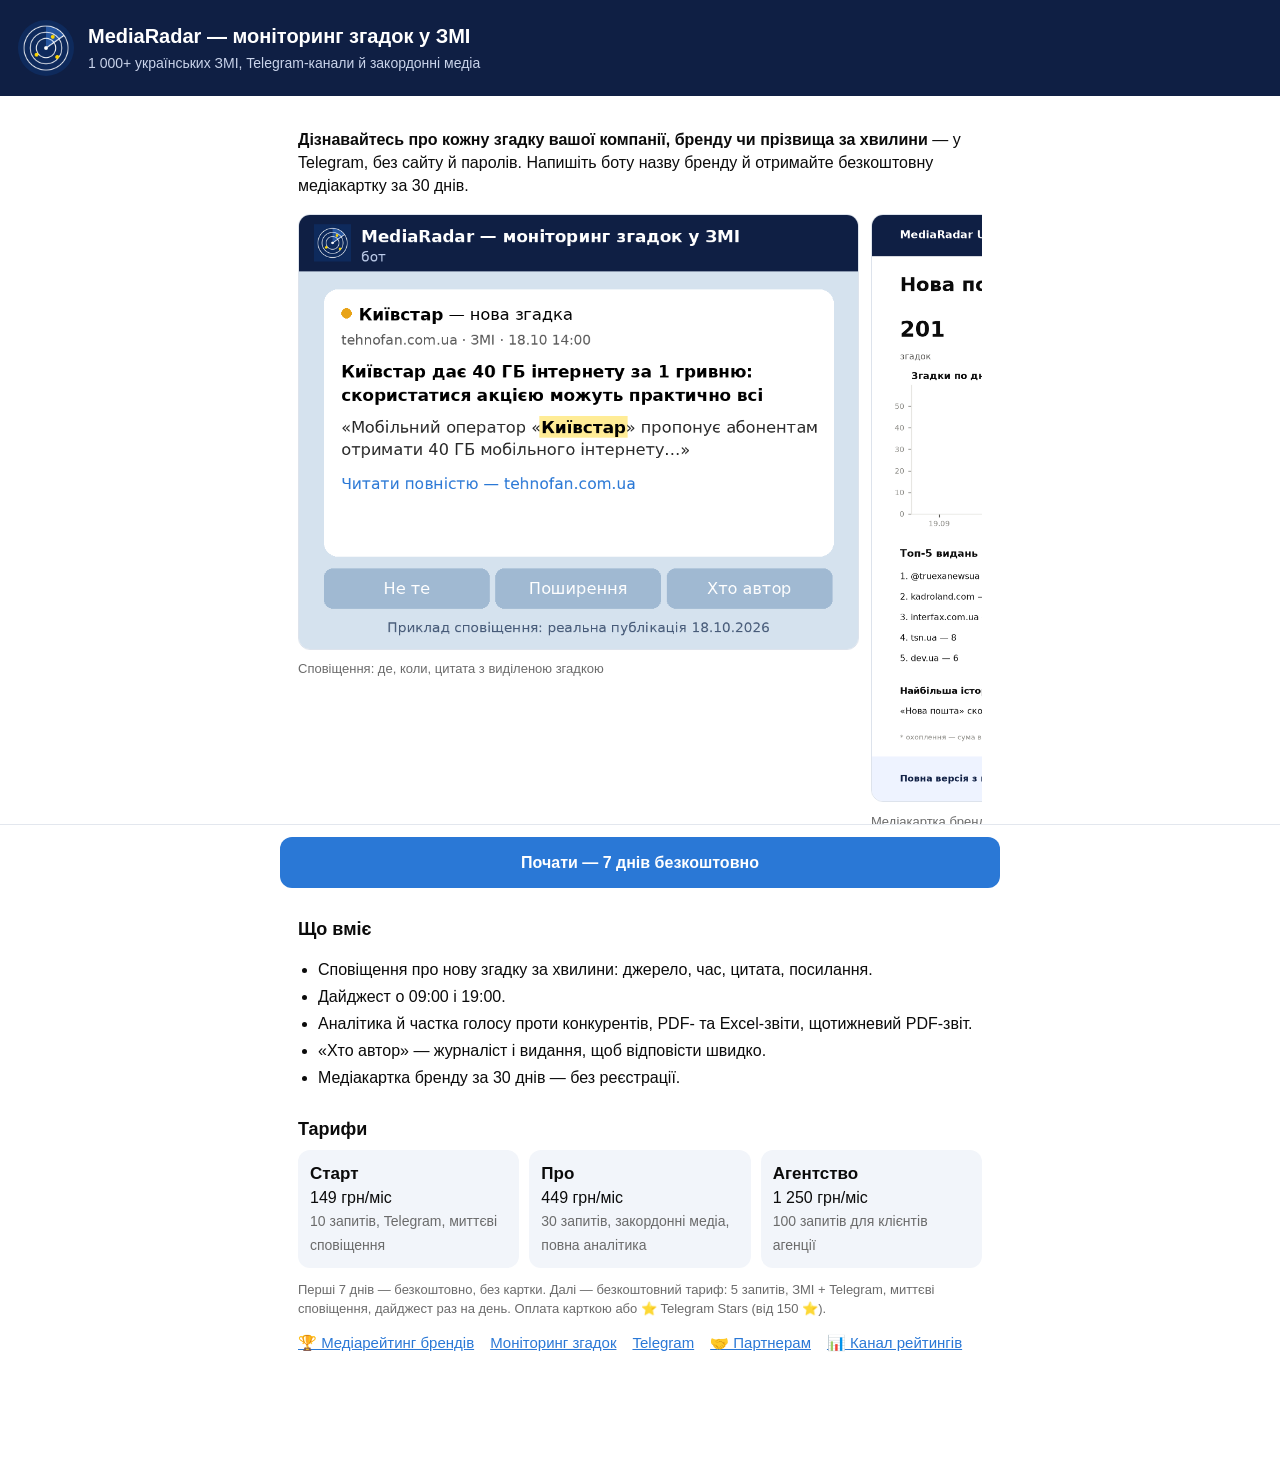
<file: index.html>
<!doctype html>
<html lang="uk"><head><meta charset="utf-8"><meta name="viewport" content="width=device-width,initial-scale=1">
<title>MediaRadar — моніторинг згадок у ЗМІ</title>
<meta name="description" content="Сповіщення про кожну згадку вашого бренду в 1 000+ українських ЗМІ й Telegram-каналах. 7 днів безкоштовно.">
<meta property="og:title" content="MediaRadar — моніторинг згадок у ЗМІ"><meta property="og:image" content="img/card.png">
<link rel="canonical" href="https://so3081979.github.io/mediaradar-app/">
<link rel="icon" href="img/logo.png"><link rel="stylesheet" href="style.css">
<script src="https://telegram.org/js/telegram-web-app.js"></script></head>
<body data-start="app">
<header><img src="img/logo.png" alt=""><div><h1>MediaRadar — моніторинг згадок у ЗМІ</h1>
<p>1 000+ українських ЗМІ, Telegram-канали й закордонні медіа</p></div></header>
<main>
<p><b>Дізнавайтесь про кожну згадку вашої компанії, бренду чи прізвища за хвилини</b> — у Telegram, без сайту й паролів.
Напишіть боту назву бренду й отримайте безкоштовну медіакартку за 30 днів.</p>
<div class="shots">
<figure><img src="img/alert.png" alt="Сповіщення про нову згадку"><figcaption>Сповіщення: де, коли, цитата з виділеною згадкою</figcaption></figure>
<figure><img src="img/card.png" alt="Медіакартка бренду за 30 днів"><figcaption>Медіакартка бренду за 30 днів — безкоштовно</figcaption></figure>
<figure><img src="img/analytics.png" alt="Рейтинг брендів тижня"><figcaption>Аналітика: хто з брендів галузі найпомітніший</figcaption></figure>
</div>
<h2>Що вміє</h2>
<ul>
<li>Сповіщення про нову згадку за хвилини: джерело, час, цитата, посилання.</li>
<li>Дайджест о 09:00 і 19:00.</li>
<li>Аналітика й частка голосу проти конкурентів, PDF- та Excel-звіти, щотижневий PDF-звіт.</li>
<li>«Хто автор» — журналіст і видання, щоб відповісти швидко.</li>
<li>Медіакартка бренду за 30 днів — без реєстрації.</li>
</ul>
<h2>Тарифи</h2>
<div class="plans">
<div class="plan"><b>Старт</b>149 грн/міс<br><span>10 запитів, Telegram, миттєві сповіщення</span></div>
<div class="plan"><b>Про</b>449 грн/міс<br><span>30 запитів, закордонні медіа, повна аналітика</span></div>
<div class="plan"><b>Агентство</b>1 250 грн/міс<br><span>100 запитів для клієнтів агенції</span></div>
</div>
<p class="note">Перші 7 днів — безкоштовно, без картки. Далі — безкоштовний тариф: 5 запитів, ЗМІ + Telegram, миттєві сповіщення, дайджест раз на день. Оплата карткою або ⭐ Telegram Stars (від 150 ⭐).</p>
<nav><a href="rating.html">🏆 Медіарейтинг брендів</a><a href="monitoring-zgadok.html">Моніторинг згадок</a><a href="mediamonitoring-telegram.html">Telegram</a><a href="partners.html">🤝 Партнерам</a><a href="https://t.me/mediaradar_ua">📊 Канал рейтингів</a></nav>
</main>
<div class="cta"><a class="btn start" href="https://t.me/mediaradar_ua_bot?start=app">Почати — 7 днів безкоштовно</a></div>
<script src="app.js"></script></body></html>
</file>
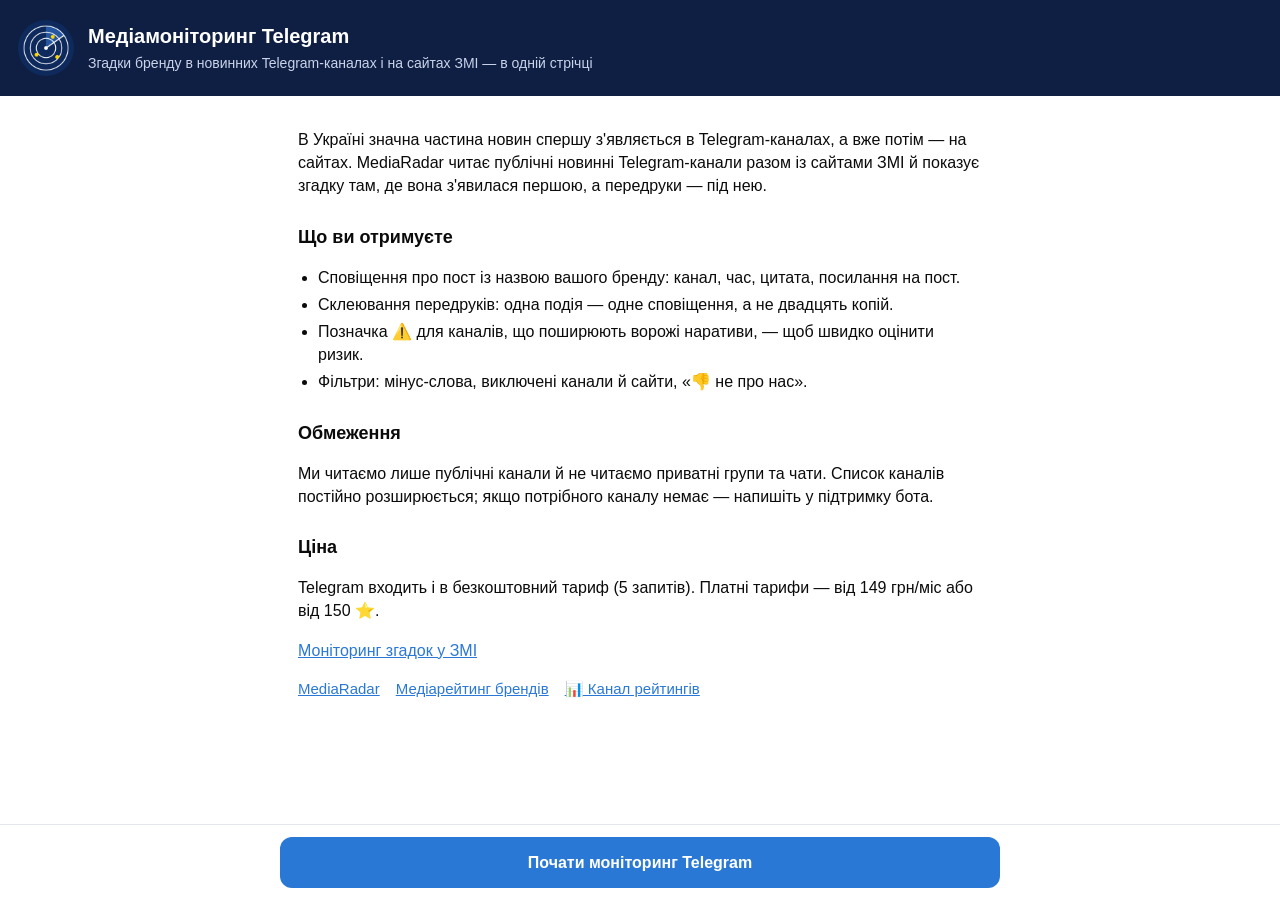
<file: mediamonitoring-telegram.html>
<!doctype html>
<html lang="uk"><head><meta charset="utf-8"><meta name="viewport" content="width=device-width,initial-scale=1">
<title>Медіамоніторинг Telegram-каналів — згадки бренду в Telegram | MediaRadar</title>
<meta name="description" content="Медіамоніторинг Telegram: згадки вашого бренду в українських новинних Telegram-каналах разом із сайтами ЗМІ — сповіщення в боті за хвилини.">
<link rel="canonical" href="https://so3081979.github.io/mediaradar-app/mediamonitoring-telegram.html">
<meta property="og:title" content="Медіамоніторинг Telegram-каналів — згадки бренду в Telegram | MediaRadar"><meta property="og:description" content="Медіамоніторинг Telegram: згадки вашого бренду в українських новинних Telegram-каналах разом із сайтами ЗМІ — сповіщення в боті за хвилини."><meta property="og:image" content="img/card.png">
<link rel="icon" href="img/logo.png"><link rel="stylesheet" href="style.css">
<script src="https://telegram.org/js/telegram-web-app.js"></script></head>
<body data-start="web_seo_telegram">
<header><img src="img/logo.png" alt=""><div><h1>Медіамоніторинг Telegram</h1><p>Згадки бренду в новинних Telegram-каналах і на сайтах ЗМІ — в одній стрічці</p></div></header>
<main>
<p>В Україні значна частина новин спершу з'являється в Telegram-каналах, а вже потім — на сайтах. MediaRadar читає
публічні новинні Telegram-канали разом із сайтами ЗМІ й показує згадку там, де вона з'явилася першою, а передруки — під нею.</p>
<h2>Що ви отримуєте</h2>
<ul><li>Сповіщення про пост із назвою вашого бренду: канал, час, цитата, посилання на пост.</li>
<li>Склеювання передруків: одна подія — одне сповіщення, а не двадцять копій.</li>
<li>Позначка ⚠️ для каналів, що поширюють ворожі наративи, — щоб швидко оцінити ризик.</li>
<li>Фільтри: мінус-слова, виключені канали й сайти, «👎 не про нас».</li></ul>
<h2>Обмеження</h2>
<p>Ми читаємо лише публічні канали й не читаємо приватні групи та чати. Список каналів постійно розширюється; якщо
потрібного каналу немає — напишіть у підтримку бота.</p>
<h2>Ціна</h2>
<p>Telegram входить і в безкоштовний тариф (5 запитів). Платні тарифи — від 149 грн/міс або від 150 ⭐.</p>
<p><a href="monitoring-zgadok.html">Моніторинг згадок у ЗМІ</a></p>
<nav><a href="index.html">MediaRadar</a><a href="rating.html">Медіарейтинг брендів</a><a href="https://t.me/mediaradar_ua">📊 Канал рейтингів</a></nav>
</main>
<div class="cta"><a class="btn start" href="https://t.me/mediaradar_ua_bot?start=web_seo_telegram">Почати моніторинг Telegram</a></div>
<script src="app.js"></script></body></html>
</file>
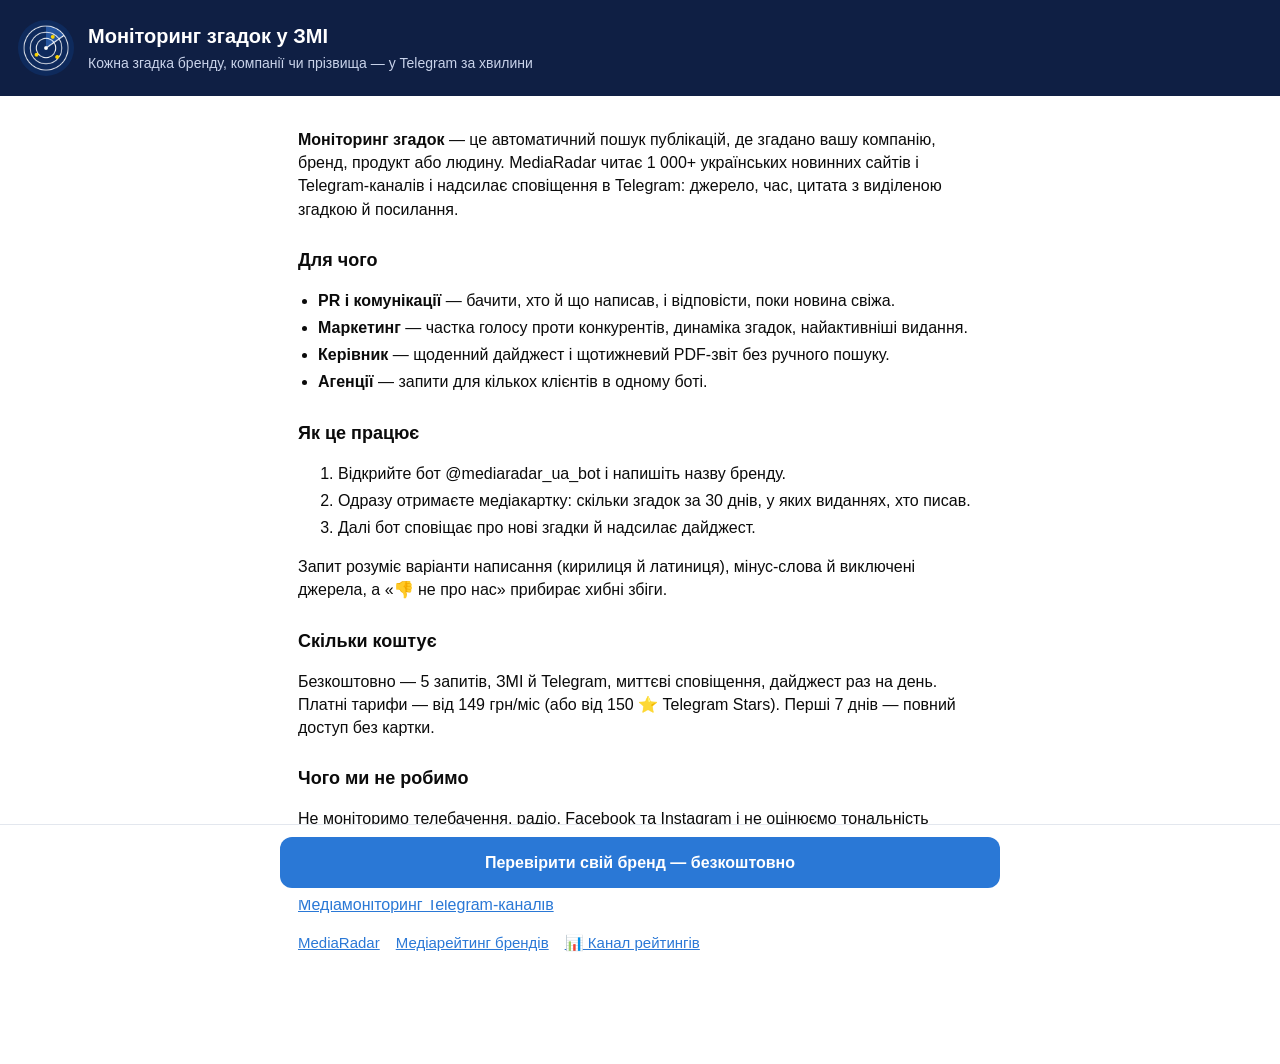
<file: monitoring-zgadok.html>
<!doctype html>
<html lang="uk"><head><meta charset="utf-8"><meta name="viewport" content="width=device-width,initial-scale=1">
<title>Моніторинг згадок у ЗМІ — бренд, компанія, прізвище | MediaRadar</title>
<meta name="description" content="Моніторинг згадок у ЗМІ України: сповіщення в Telegram про кожну публікацію з назвою вашого бренду в 1 000+ сайтах і Telegram-каналах. Безкоштовний тариф і 7 днів повного доступу.">
<link rel="canonical" href="https://so3081979.github.io/mediaradar-app/monitoring-zgadok.html">
<meta property="og:title" content="Моніторинг згадок у ЗМІ — бренд, компанія, прізвище | MediaRadar"><meta property="og:description" content="Моніторинг згадок у ЗМІ України: сповіщення в Telegram про кожну публікацію з назвою вашого бренду в 1 000+ сайтах і Telegram-каналах. Безкоштовний тариф і 7 днів повного доступу."><meta property="og:image" content="img/card.png">
<link rel="icon" href="img/logo.png"><link rel="stylesheet" href="style.css">
<script src="https://telegram.org/js/telegram-web-app.js"></script></head>
<body data-start="web_seo_zgadky">
<header><img src="img/logo.png" alt=""><div><h1>Моніторинг згадок у ЗМІ</h1><p>Кожна згадка бренду, компанії чи прізвища — у Telegram за хвилини</p></div></header>
<main>
<p><b>Моніторинг згадок</b> — це автоматичний пошук публікацій, де згадано вашу компанію, бренд, продукт або людину.
MediaRadar читає 1 000+ українських новинних сайтів і Telegram-каналів і надсилає сповіщення в Telegram: джерело, час,
цитата з виділеною згадкою й посилання.</p>
<h2>Для чого</h2>
<ul><li><b>PR і комунікації</b> — бачити, хто й що написав, і відповісти, поки новина свіжа.</li>
<li><b>Маркетинг</b> — частка голосу проти конкурентів, динаміка згадок, найактивніші видання.</li>
<li><b>Керівник</b> — щоденний дайджест і щотижневий PDF-звіт без ручного пошуку.</li>
<li><b>Агенції</b> — запити для кількох клієнтів в одному боті.</li></ul>
<h2>Як це працює</h2>
<ol><li>Відкрийте бот @mediaradar_ua_bot і напишіть назву бренду.</li>
<li>Одразу отримаєте медіакартку: скільки згадок за 30 днів, у яких виданнях, хто писав.</li>
<li>Далі бот сповіщає про нові згадки й надсилає дайджест.</li></ol>
<p>Запит розуміє варіанти написання (кирилиця й латиниця), мінус-слова й виключені джерела, а «👎 не про нас» прибирає хибні збіги.</p>
<h2>Скільки коштує</h2>
<p>Безкоштовно — 5 запитів, ЗМІ й Telegram, миттєві сповіщення, дайджест раз на день. Платні тарифи — від 149 грн/міс
(або від 150 ⭐ Telegram Stars). Перші 7 днів — повний доступ без картки.</p>
<h2>Чого ми не робимо</h2>
<p>Не моніторимо телебачення, радіо, Facebook та Instagram і не оцінюємо тональність вручну. Якщо вам потрібні ці канали —
чесно радимо порівняти з повносервісними платформами.</p>
<p><a href="mediamonitoring-telegram.html">Медіамоніторинг Telegram-каналів</a></p>
<nav><a href="index.html">MediaRadar</a><a href="rating.html">Медіарейтинг брендів</a><a href="https://t.me/mediaradar_ua">📊 Канал рейтингів</a></nav>
</main>
<div class="cta"><a class="btn start" href="https://t.me/mediaradar_ua_bot?start=web_seo_zgadky">Перевірити свій бренд — безкоштовно</a></div>
<script src="app.js"></script></body></html>
</file>
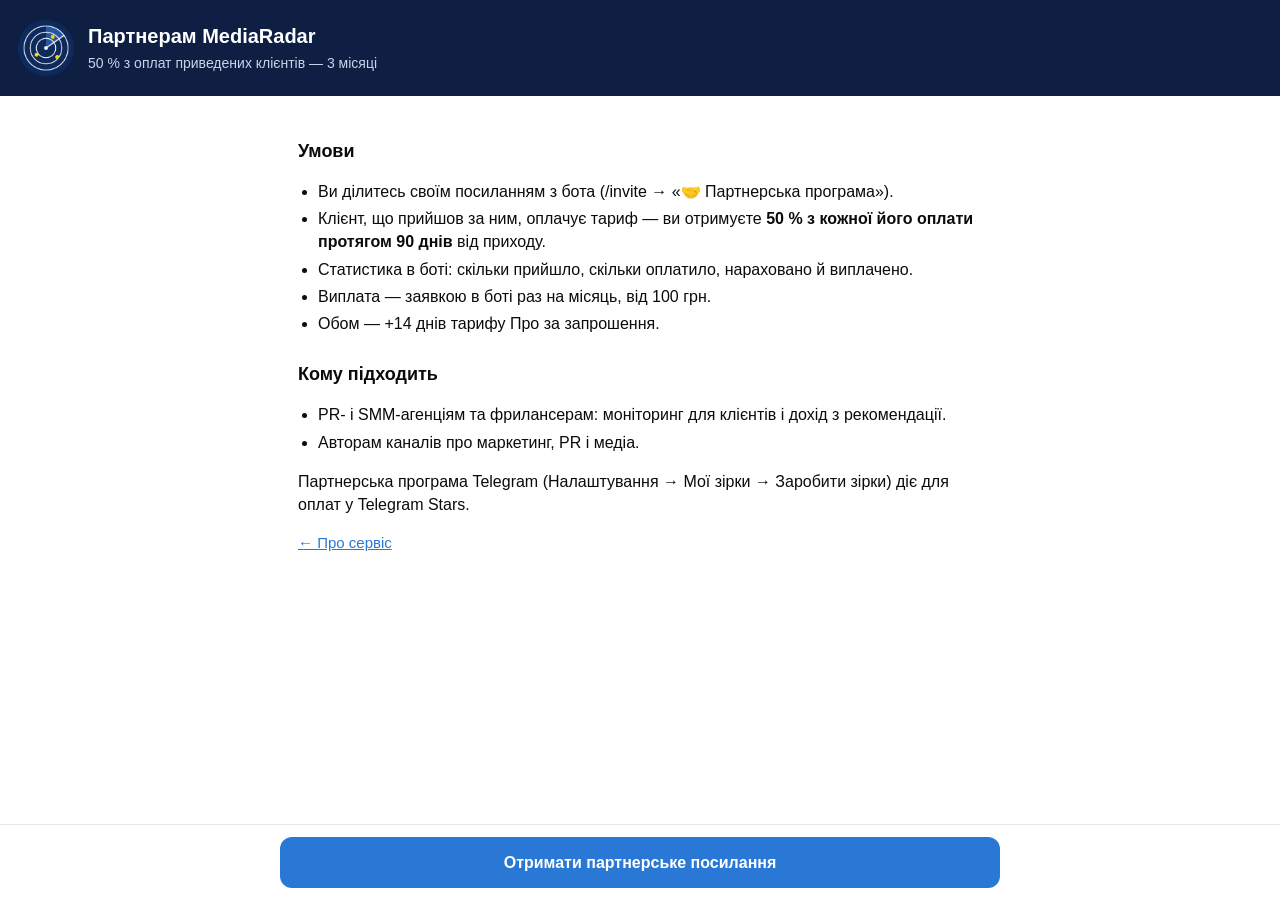
<file: partners.html>
<!doctype html>
<html lang="uk"><head><meta charset="utf-8"><meta name="viewport" content="width=device-width,initial-scale=1">
<title>MediaRadar — партнерам</title><link rel="icon" href="img/logo.png"><link rel="stylesheet" href="style.css">
<script src="https://telegram.org/js/telegram-web-app.js"></script></head>
<body data-start="app_partner">
<header><img src="img/logo.png" alt=""><div><h1>Партнерам MediaRadar</h1><p>50 % з оплат приведених клієнтів — 3 місяці</p></div></header>
<main>
<h2>Умови</h2>
<ul>
<li>Ви ділитесь своїм посиланням з бота (/invite → «🤝 Партнерська програма»).</li>
<li>Клієнт, що прийшов за ним, оплачує тариф — ви отримуєте <b>50 % з кожної його оплати протягом 90 днів</b> від приходу.</li>
<li>Статистика в боті: скільки прийшло, скільки оплатило, нараховано й виплачено.</li>
<li>Виплата — заявкою в боті раз на місяць, від 100 грн.</li>
<li>Обом — +14 днів тарифу Про за запрошення.</li>
</ul>
<h2>Кому підходить</h2>
<ul><li>PR- і SMM-агенціям та фрилансерам: моніторинг для клієнтів і дохід з рекомендації.</li>
<li>Авторам каналів про маркетинг, PR і медіа.</li></ul>
<p>Партнерська програма Telegram (Налаштування → Мої зірки → Заробити зірки) діє для оплат у Telegram Stars.</p>
<nav><a href="index.html">← Про сервіс</a></nav>
</main>
<div class="cta"><a class="btn start" href="https://t.me/mediaradar_ua_bot?start=app_partner">Отримати партнерське посилання</a></div>
<script src="app.js"></script></body></html>
</file>
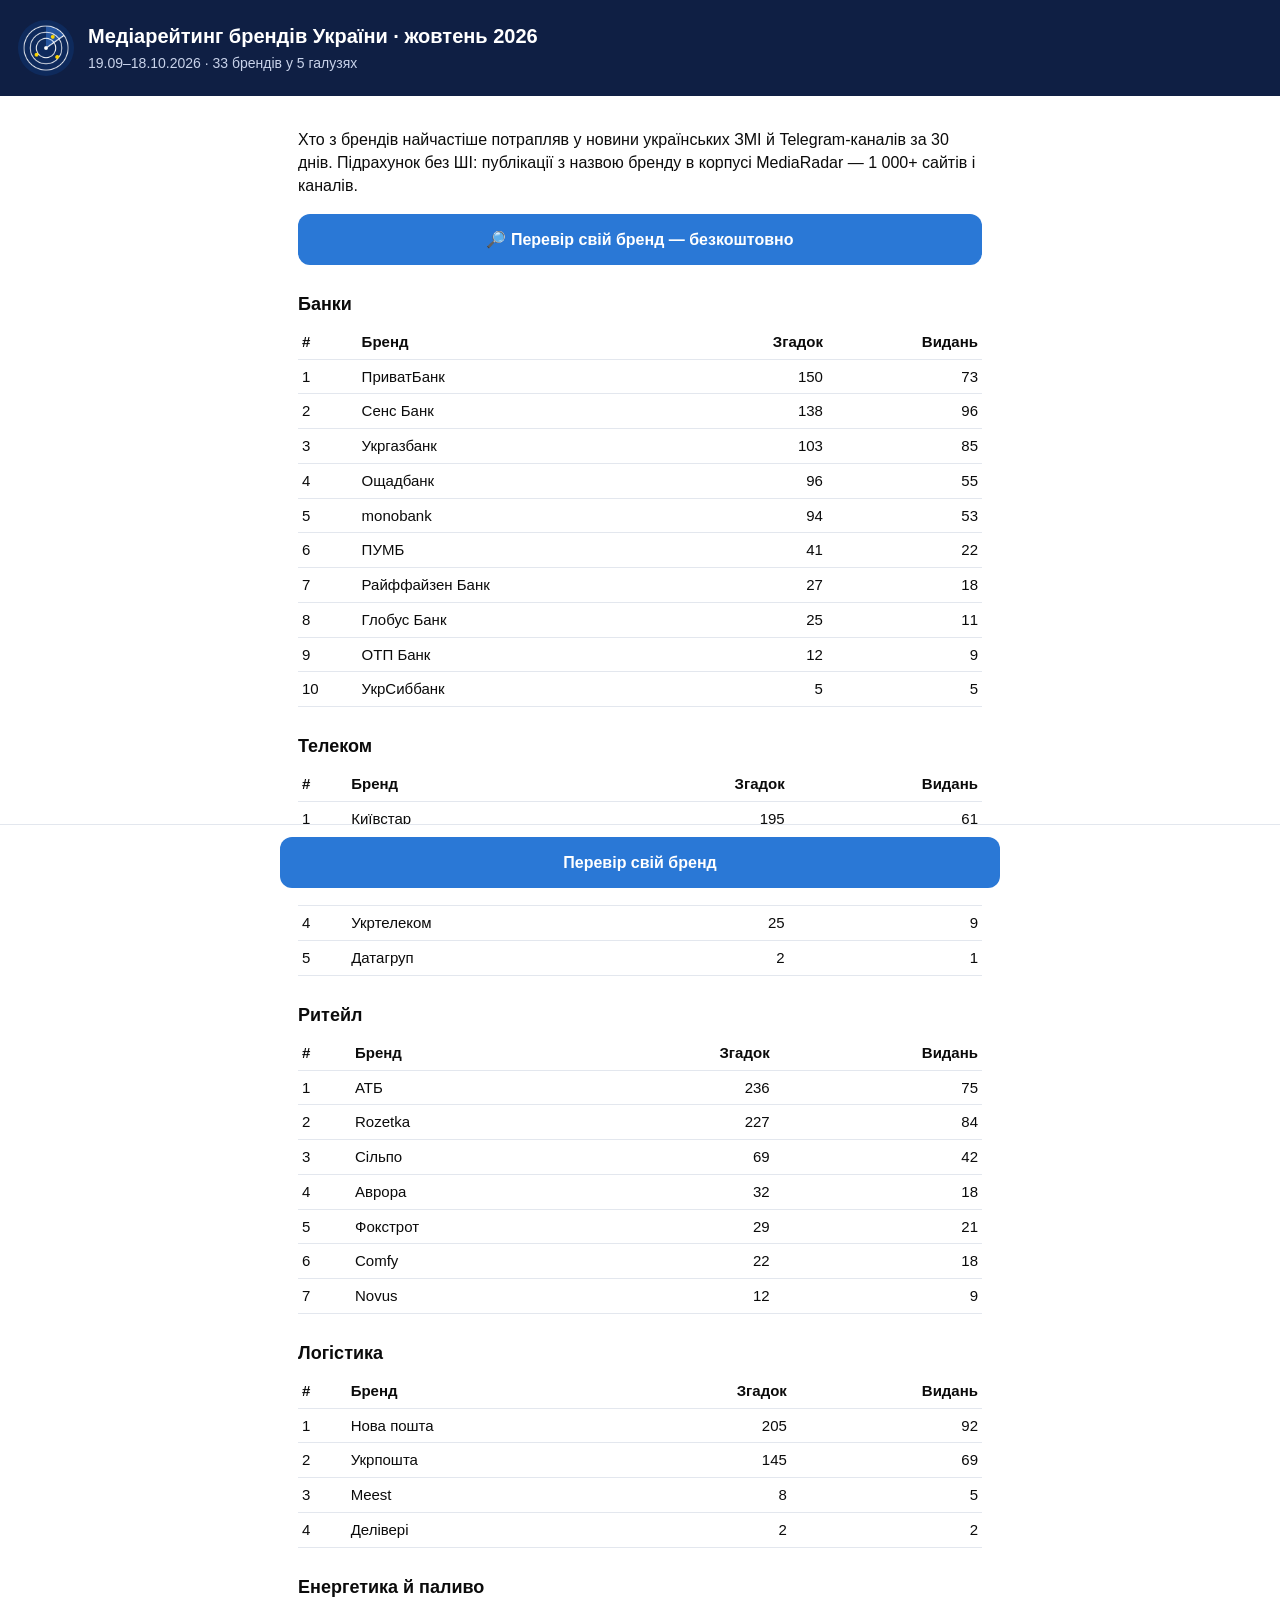
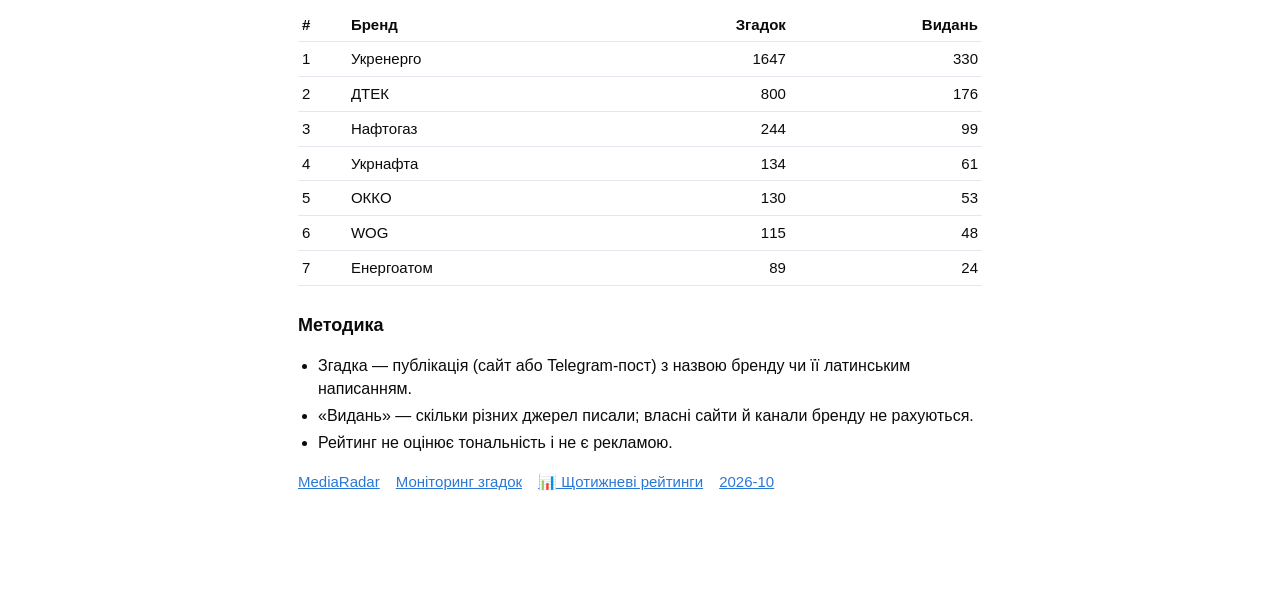
<file: rating-2026-10.html>
<!doctype html>
<html lang="uk"><head><meta charset="utf-8"><meta name="viewport" content="width=device-width,initial-scale=1">
<title>Медіарейтинг брендів України · жовтень 2026</title>
<meta name="description" content="Найзгадуваніші бренди в ЗМІ за 19.09–18.10.2026: Банки — ПриватБанк; Телеком — Київстар; Ритейл — АТБ; Логістика — Нова пошта; Енергетика й паливо — Укренерго.">
<link rel="canonical" href="https://so3081979.github.io/mediaradar-app/rating-2026-10.html">
<meta property="og:title" content="Медіарейтинг брендів України · жовтень 2026"><meta property="og:description" content="Найзгадуваніші бренди в ЗМІ за 19.09–18.10.2026: Банки — ПриватБанк; Телеком — Київстар; Ритейл — АТБ; Логістика — Нова пошта; Енергетика й паливо — Укренерго.">
<link rel="icon" href="img/logo.png"><link rel="stylesheet" href="style.css">
<script src="https://telegram.org/js/telegram-web-app.js"></script></head>
<body data-start="web_rating">
<header><img src="img/logo.png" alt=""><div><h1>Медіарейтинг брендів України · жовтень 2026</h1><p>19.09–18.10.2026 · 33 брендів у 5 галузях</p></div></header>
<main>
<p>Хто з брендів найчастіше потрапляв у новини українських ЗМІ й Telegram-каналів за 30 днів. Підрахунок без ШІ:
публікації з назвою бренду в корпусі MediaRadar — 1 000+ сайтів і каналів.</p>
<p><a class="btn start" href="https://t.me/mediaradar_ua_bot?start=web_rating">🔎 Перевір свій бренд — безкоштовно</a></p>
<h2>Банки</h2>
<table class="rt"><tr><th>#</th><th>Бренд</th><th>Згадок</th><th>Видань</th></tr>
<tr><td>1</td><td>ПриватБанк</td><td>150</td><td>73</td></tr>
<tr><td>2</td><td>Сенс Банк</td><td>138</td><td>96</td></tr>
<tr><td>3</td><td>Укргазбанк</td><td>103</td><td>85</td></tr>
<tr><td>4</td><td>Ощадбанк</td><td>96</td><td>55</td></tr>
<tr><td>5</td><td>monobank</td><td>94</td><td>53</td></tr>
<tr><td>6</td><td>ПУМБ</td><td>41</td><td>22</td></tr>
<tr><td>7</td><td>Райффайзен Банк</td><td>27</td><td>18</td></tr>
<tr><td>8</td><td>Глобус Банк</td><td>25</td><td>11</td></tr>
<tr><td>9</td><td>ОТП Банк</td><td>12</td><td>9</td></tr>
<tr><td>10</td><td>УкрСиббанк</td><td>5</td><td>5</td></tr>
</table>
<h2>Телеком</h2>
<table class="rt"><tr><th>#</th><th>Бренд</th><th>Згадок</th><th>Видань</th></tr>
<tr><td>1</td><td>Київстар</td><td>195</td><td>61</td></tr>
<tr><td>2</td><td>Vodafone</td><td>106</td><td>32</td></tr>
<tr><td>3</td><td>lifecell</td><td>34</td><td>24</td></tr>
<tr><td>4</td><td>Укртелеком</td><td>25</td><td>9</td></tr>
<tr><td>5</td><td>Датагруп</td><td>2</td><td>1</td></tr>
</table>
<h2>Ритейл</h2>
<table class="rt"><tr><th>#</th><th>Бренд</th><th>Згадок</th><th>Видань</th></tr>
<tr><td>1</td><td>АТБ</td><td>236</td><td>75</td></tr>
<tr><td>2</td><td>Rozetka</td><td>227</td><td>84</td></tr>
<tr><td>3</td><td>Сільпо</td><td>69</td><td>42</td></tr>
<tr><td>4</td><td>Аврора</td><td>32</td><td>18</td></tr>
<tr><td>5</td><td>Фокстрот</td><td>29</td><td>21</td></tr>
<tr><td>6</td><td>Comfy</td><td>22</td><td>18</td></tr>
<tr><td>7</td><td>Novus</td><td>12</td><td>9</td></tr>
</table>
<h2>Логістика</h2>
<table class="rt"><tr><th>#</th><th>Бренд</th><th>Згадок</th><th>Видань</th></tr>
<tr><td>1</td><td>Нова пошта</td><td>205</td><td>92</td></tr>
<tr><td>2</td><td>Укрпошта</td><td>145</td><td>69</td></tr>
<tr><td>3</td><td>Meest</td><td>8</td><td>5</td></tr>
<tr><td>4</td><td>Делівері</td><td>2</td><td>2</td></tr>
</table>
<h2>Енергетика й паливо</h2>
<table class="rt"><tr><th>#</th><th>Бренд</th><th>Згадок</th><th>Видань</th></tr>
<tr><td>1</td><td>Укренерго</td><td>1647</td><td>330</td></tr>
<tr><td>2</td><td>ДТЕК</td><td>800</td><td>176</td></tr>
<tr><td>3</td><td>Нафтогаз</td><td>244</td><td>99</td></tr>
<tr><td>4</td><td>Укрнафта</td><td>134</td><td>61</td></tr>
<tr><td>5</td><td>ОККО</td><td>130</td><td>53</td></tr>
<tr><td>6</td><td>WOG</td><td>115</td><td>48</td></tr>
<tr><td>7</td><td>Енергоатом</td><td>89</td><td>24</td></tr>
</table>
<h2>Методика</h2>
<ul><li>Згадка — публікація (сайт або Telegram-пост) з назвою бренду чи її латинським написанням.</li>
<li>«Видань» — скільки різних джерел писали; власні сайти й канали бренду не рахуються.</li>
<li>Рейтинг не оцінює тональність і не є рекламою.</li></ul>
<nav><a href="index.html">MediaRadar</a><a href="monitoring-zgadok.html">Моніторинг згадок</a><a href="https://t.me/mediaradar_ua">📊 Щотижневі рейтинги</a><a href="rating-2026-10.html">2026-10</a></nav>
</main>
<div class="cta"><a class="btn start" href="https://t.me/mediaradar_ua_bot?start=web_rating">Перевір свій бренд</a></div>
<script src="app.js"></script></body></html>
</file>
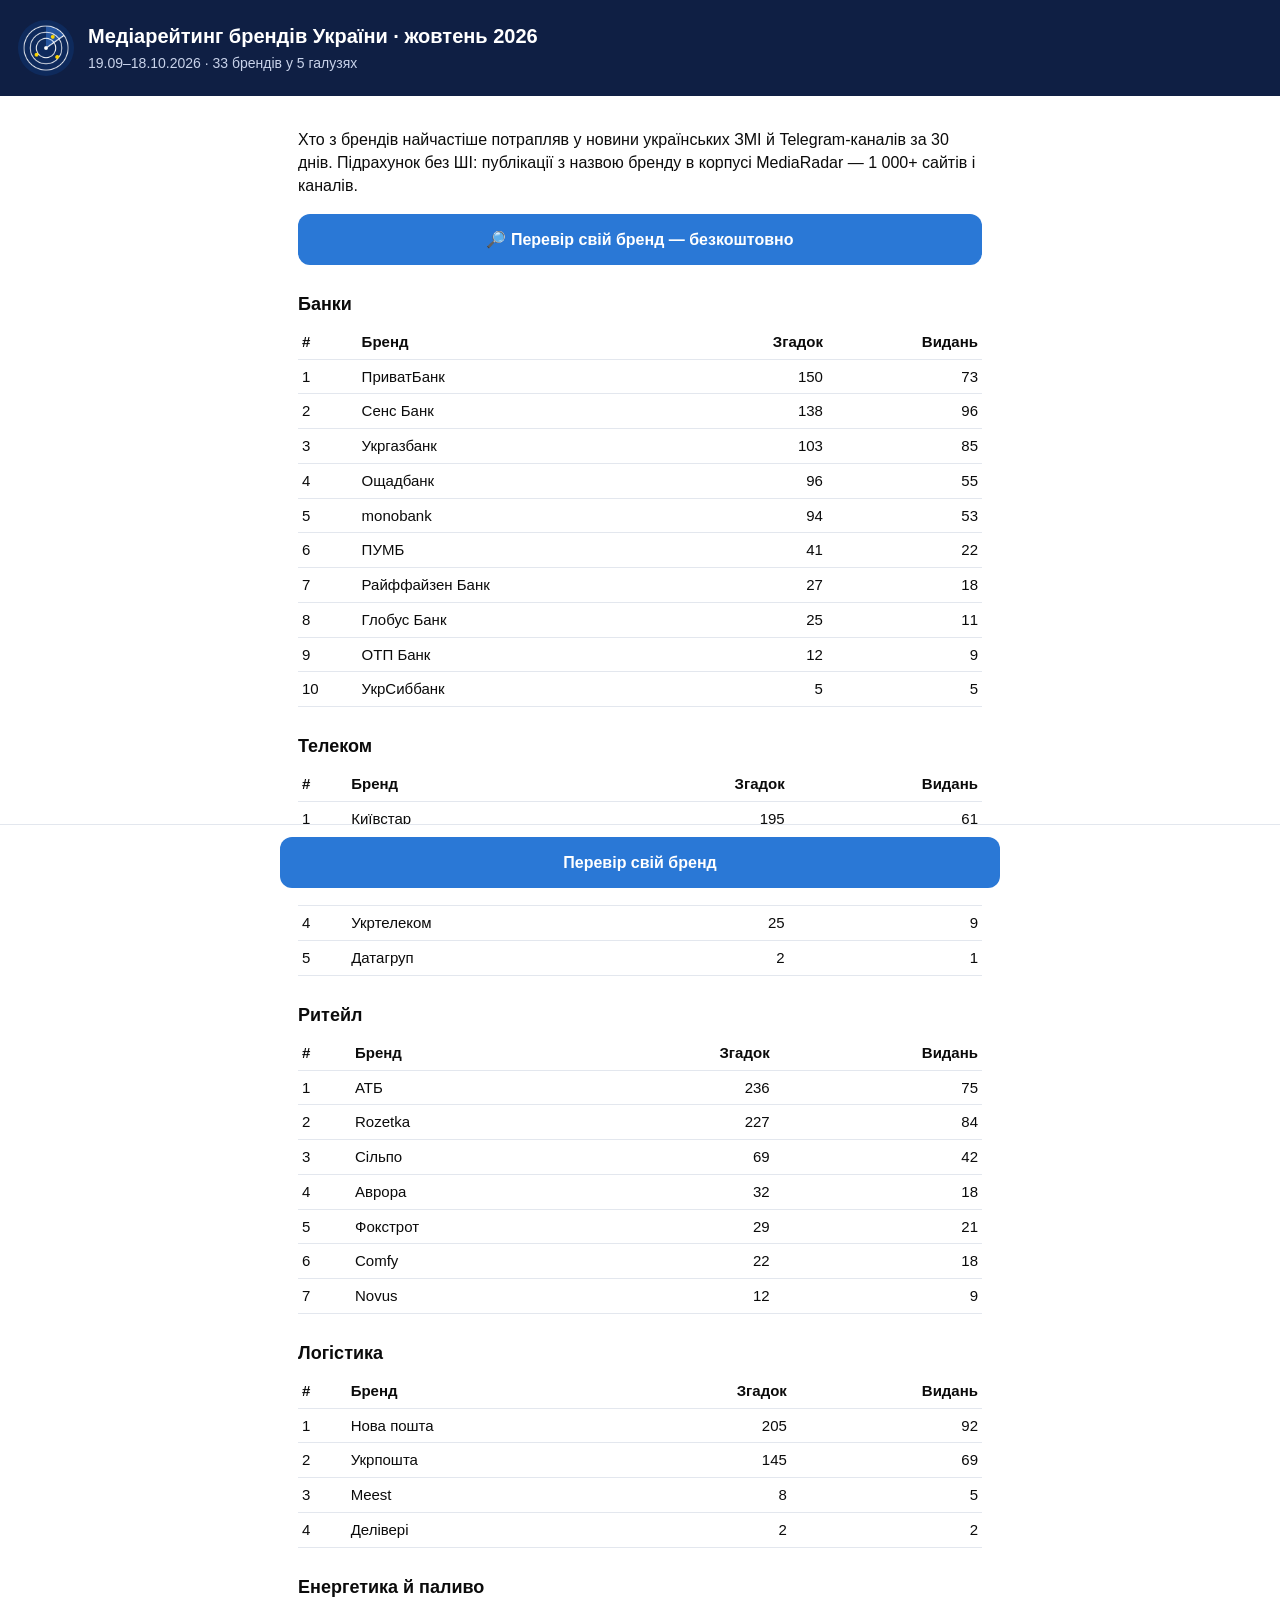
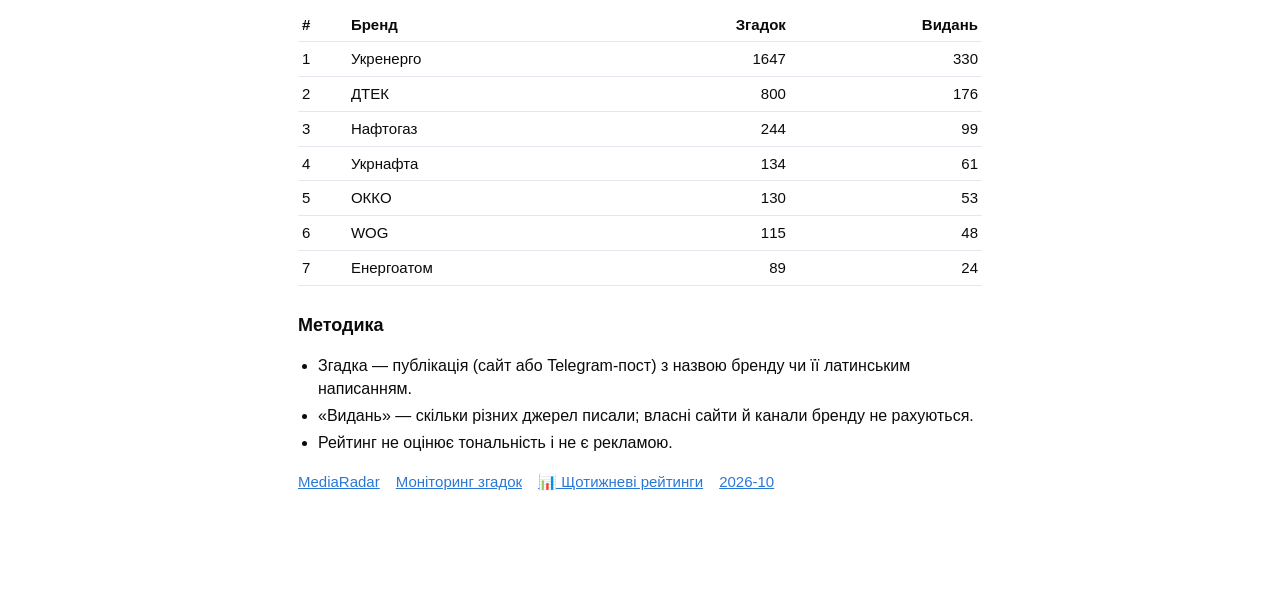
<file: rating.html>
<!doctype html>
<html lang="uk"><head><meta charset="utf-8"><meta name="viewport" content="width=device-width,initial-scale=1">
<title>Медіарейтинг брендів України · жовтень 2026</title>
<meta name="description" content="Найзгадуваніші бренди в ЗМІ за 19.09–18.10.2026: Банки — ПриватБанк; Телеком — Київстар; Ритейл — АТБ; Логістика — Нова пошта; Енергетика й паливо — Укренерго.">
<link rel="canonical" href="https://so3081979.github.io/mediaradar-app/rating.html">
<meta property="og:title" content="Медіарейтинг брендів України · жовтень 2026"><meta property="og:description" content="Найзгадуваніші бренди в ЗМІ за 19.09–18.10.2026: Банки — ПриватБанк; Телеком — Київстар; Ритейл — АТБ; Логістика — Нова пошта; Енергетика й паливо — Укренерго.">
<link rel="icon" href="img/logo.png"><link rel="stylesheet" href="style.css">
<script src="https://telegram.org/js/telegram-web-app.js"></script></head>
<body data-start="web_rating">
<header><img src="img/logo.png" alt=""><div><h1>Медіарейтинг брендів України · жовтень 2026</h1><p>19.09–18.10.2026 · 33 брендів у 5 галузях</p></div></header>
<main>
<p>Хто з брендів найчастіше потрапляв у новини українських ЗМІ й Telegram-каналів за 30 днів. Підрахунок без ШІ:
публікації з назвою бренду в корпусі MediaRadar — 1 000+ сайтів і каналів.</p>
<p><a class="btn start" href="https://t.me/mediaradar_ua_bot?start=web_rating">🔎 Перевір свій бренд — безкоштовно</a></p>
<h2>Банки</h2>
<table class="rt"><tr><th>#</th><th>Бренд</th><th>Згадок</th><th>Видань</th></tr>
<tr><td>1</td><td>ПриватБанк</td><td>150</td><td>73</td></tr>
<tr><td>2</td><td>Сенс Банк</td><td>138</td><td>96</td></tr>
<tr><td>3</td><td>Укргазбанк</td><td>103</td><td>85</td></tr>
<tr><td>4</td><td>Ощадбанк</td><td>96</td><td>55</td></tr>
<tr><td>5</td><td>monobank</td><td>94</td><td>53</td></tr>
<tr><td>6</td><td>ПУМБ</td><td>41</td><td>22</td></tr>
<tr><td>7</td><td>Райффайзен Банк</td><td>27</td><td>18</td></tr>
<tr><td>8</td><td>Глобус Банк</td><td>25</td><td>11</td></tr>
<tr><td>9</td><td>ОТП Банк</td><td>12</td><td>9</td></tr>
<tr><td>10</td><td>УкрСиббанк</td><td>5</td><td>5</td></tr>
</table>
<h2>Телеком</h2>
<table class="rt"><tr><th>#</th><th>Бренд</th><th>Згадок</th><th>Видань</th></tr>
<tr><td>1</td><td>Київстар</td><td>195</td><td>61</td></tr>
<tr><td>2</td><td>Vodafone</td><td>106</td><td>32</td></tr>
<tr><td>3</td><td>lifecell</td><td>34</td><td>24</td></tr>
<tr><td>4</td><td>Укртелеком</td><td>25</td><td>9</td></tr>
<tr><td>5</td><td>Датагруп</td><td>2</td><td>1</td></tr>
</table>
<h2>Ритейл</h2>
<table class="rt"><tr><th>#</th><th>Бренд</th><th>Згадок</th><th>Видань</th></tr>
<tr><td>1</td><td>АТБ</td><td>236</td><td>75</td></tr>
<tr><td>2</td><td>Rozetka</td><td>227</td><td>84</td></tr>
<tr><td>3</td><td>Сільпо</td><td>69</td><td>42</td></tr>
<tr><td>4</td><td>Аврора</td><td>32</td><td>18</td></tr>
<tr><td>5</td><td>Фокстрот</td><td>29</td><td>21</td></tr>
<tr><td>6</td><td>Comfy</td><td>22</td><td>18</td></tr>
<tr><td>7</td><td>Novus</td><td>12</td><td>9</td></tr>
</table>
<h2>Логістика</h2>
<table class="rt"><tr><th>#</th><th>Бренд</th><th>Згадок</th><th>Видань</th></tr>
<tr><td>1</td><td>Нова пошта</td><td>205</td><td>92</td></tr>
<tr><td>2</td><td>Укрпошта</td><td>145</td><td>69</td></tr>
<tr><td>3</td><td>Meest</td><td>8</td><td>5</td></tr>
<tr><td>4</td><td>Делівері</td><td>2</td><td>2</td></tr>
</table>
<h2>Енергетика й паливо</h2>
<table class="rt"><tr><th>#</th><th>Бренд</th><th>Згадок</th><th>Видань</th></tr>
<tr><td>1</td><td>Укренерго</td><td>1647</td><td>330</td></tr>
<tr><td>2</td><td>ДТЕК</td><td>800</td><td>176</td></tr>
<tr><td>3</td><td>Нафтогаз</td><td>244</td><td>99</td></tr>
<tr><td>4</td><td>Укрнафта</td><td>134</td><td>61</td></tr>
<tr><td>5</td><td>ОККО</td><td>130</td><td>53</td></tr>
<tr><td>6</td><td>WOG</td><td>115</td><td>48</td></tr>
<tr><td>7</td><td>Енергоатом</td><td>89</td><td>24</td></tr>
</table>
<h2>Методика</h2>
<ul><li>Згадка — публікація (сайт або Telegram-пост) з назвою бренду чи її латинським написанням.</li>
<li>«Видань» — скільки різних джерел писали; власні сайти й канали бренду не рахуються.</li>
<li>Рейтинг не оцінює тональність і не є рекламою.</li></ul>
<nav><a href="index.html">MediaRadar</a><a href="monitoring-zgadok.html">Моніторинг згадок</a><a href="https://t.me/mediaradar_ua">📊 Щотижневі рейтинги</a><a href="rating-2026-10.html">2026-10</a></nav>
</main>
<div class="cta"><a class="btn start" href="https://t.me/mediaradar_ua_bot?start=web_rating">Перевір свій бренд</a></div>
<script src="app.js"></script></body></html>
</file>
<file: style.css>
:root{--bg:var(--tg-theme-bg-color,#fff);--fg:var(--tg-theme-text-color,#0b0b0b);--muted:var(--tg-theme-hint-color,#6b6b6b);
--accent:var(--tg-theme-button-color,#2a78d6);--accent-fg:var(--tg-theme-button-text-color,#fff);--card:var(--tg-theme-secondary-bg-color,#f2f5fa)}
*{box-sizing:border-box}body{margin:0;font:16px/1.45 -apple-system,BlinkMacSystemFont,"Segoe UI",Roboto,sans-serif;background:var(--bg);color:var(--fg)}
header{background:#0f1f44;color:#fff;padding:20px 18px;display:flex;gap:14px;align-items:center}
header img{width:56px;height:56px;border-radius:50%}header h1{font-size:20px;margin:0}header p{margin:2px 0 0;color:#c9d3ea;font-size:14px}
main{padding:16px 18px 110px;max-width:720px;margin:0 auto}h2{font-size:18px;margin:26px 0 8px}
.shots{display:flex;gap:12px;overflow-x:auto;scroll-snap-type:x mandatory;padding-bottom:6px}
.shots figure{margin:0;flex:0 0 82%;scroll-snap-align:start}.shots img{width:100%;border-radius:12px;border:1px solid #dde3ec}
.shots figcaption{font-size:13px;color:var(--muted);margin-top:4px}
ul{padding-left:20px}li{margin:4px 0}.plans{display:grid;grid-template-columns:repeat(auto-fit,minmax(150px,1fr));gap:10px}
.plan{background:var(--card);border-radius:12px;padding:12px}.plan b{display:block;font-size:17px}.plan span{color:var(--muted);font-size:14px}
.cta{position:fixed;left:0;right:0;bottom:0;padding:12px 18px;background:var(--bg);border-top:1px solid #e3e7ee}
.btn{display:block;text-align:center;background:var(--accent);color:var(--accent-fg);text-decoration:none;font-weight:600;padding:14px;border-radius:12px;max-width:720px;margin:0 auto}
.note{font-size:13px;color:var(--muted)}a{color:var(--accent)}nav{display:flex;gap:16px;font-size:15px;margin-top:8px}
table.rt{width:100%;border-collapse:collapse;margin:4px 0 8px;font-size:15px}.rt th,.rt td{padding:6px 4px;border-bottom:1px solid #e3e7ee;text-align:left}.rt td:nth-child(n+3),.rt th:nth-child(n+3){text-align:right}
nav{flex-wrap:wrap}main .btn{margin:12px 0}
</file>
